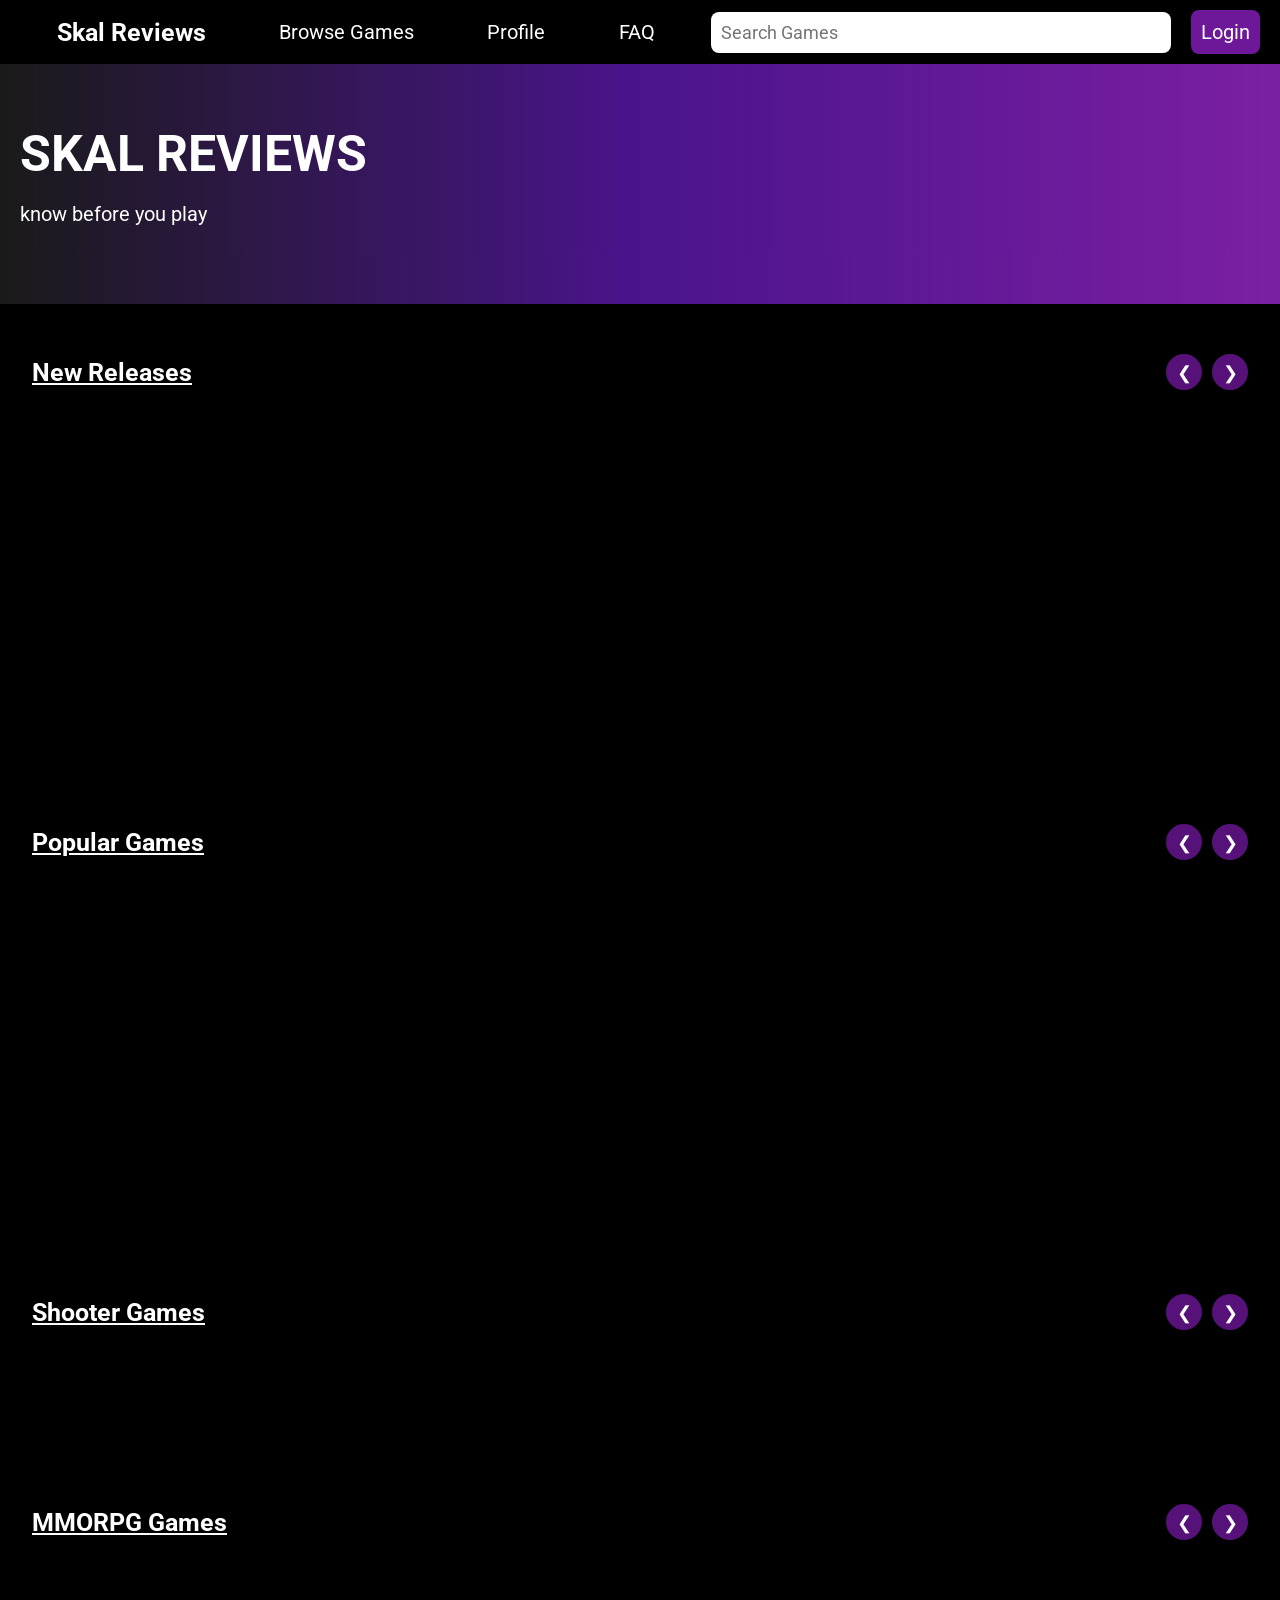
<file: ScaleUp Game Catalouge App/index.html>
<!doctype html>
<html lang="en">
  <head>
    <meta charset="UTF-8" />
    <link
      rel="stylesheet"
      href="https://unpkg.com/boxicons@2.1.4/css/boxicons.min.css"
    />
    <meta name="viewport" content="width=device-width, initial-scale=1.0" />
    <link rel="preconnect" href="https://fonts.googleapis.com" />
    <link rel="preconnect" href="https://fonts.gstatic.com" crossorigin />
    <link
      href="https://fonts.googleapis.com/css2?family=Roboto:ital,wght@0,100..900;1,100..900&display=swap"
      rel="stylesheet"
    />
    <link rel="stylesheet" href="css/indexCss.css" />
    <title>Skal Reviews</title>
  </head>
  <body>
    <nav class="navBar">
      <i class="bx bx-menu" id="menuToggle"></i>

      <div class="navLinks">
        <a href="index.html" class="Logo">Skal Reviews</a>
        <a href="#">Browse Games</a>
        <a href="#">Profile</a>
        <a href="#">FAQ</a>
      </div>

      <input
        type="search"
        name="searchBar"
        id="searchBar"
        placeholder="Search Games"
      />

      <button id="loginBtn"><a href="login.html">Login</a></button>
    </nav>

    <div class="sidebar-overlay" id="sidebarOverlay"></div>

    <!-- Sidebar Menu -->
    <div class="sidebar" id="sidebar">
      <div class="sidebar-header">
        <span>Menu</span>
        <i class="bx bx-x" id="closeSidebar"></i>
      </div>
      <div class="sidebar-links">
        <a href="index.html">Home</a>
        <a href="#">Browse Games</a>
        <a href="#">Profile</a>
        <a href="#">FAQ</a>
      </div>
    </div>

    <section class="hero">
      <p class="heroLogo">SKAL REVIEWS</p>
      <p>know before you play</p>
    </section>

    <main class="mainSection">
      <!-- New Releases Section -->
      <!-- New Releases -->
      <section class="GameSection">
        <div class="section-header">
          <p class="header">New Releases</p>
          <div class="carousel-buttons">
            <button class="carousel-btn" id="newReleasesPrevBtn">❮</button>
            <button class="carousel-btn" id="newReleasesNextBtn">❯</button>
          </div>
        </div>

        <div class="carousel-container">
          <div id="newGamesCards" class="carousel-track"></div>
        </div>
      </section>

      <!-- Most Popular -->
      <section class="GameSection">
        <div class="section-header">
          <p class="header">Popular Games</p>
          <div class="carousel-buttons">
            <button class="carousel-btn" id="popularPrevBtn">❮</button>
            <button class="carousel-btn" id="popularNextBtn">❯</button>
          </div>
        </div>

        <div class="carousel-container">
          <div id="popularGamesCards" class="carousel-track"></div>
        </div>
      </section>

      <!-- Top Shooters -->
      <section class="GameSection">
        <section class="GameSection">
        <div class="section-header">
          <p class="header">Shooter Games</p>
          <div class="carousel-buttons">
            <button class="carousel-btn" id="shooterPrevBtn">❮</button>
            <button class="carousel-btn" id="shooterNextBtn">❯</button>
          </div>
        </div>

        <div class="carousel-container">
          <div id="shooterGamesCards" class="carousel-track"></div>
        </div>
      </section>

      <!-- Top MMORPGs -->
      <section class="GameSection">
        <div class="section-header">
          <p class="header">MMORPG Games</p>
          <div class="carousel-buttons">
            <button class="carousel-btn" id="mmorpgPrevBtn">❮</button>
            <button class="carousel-btn" id="mmorpgNextBtn">❯</button>
          </div>
        </div>

        <div class="carousel-container">
          <div id="mmorpgGamesCards" class="carousel-track"></div>
        </div>
      </section>
    </main>

    <script src="js/index.js"></script>
    <script src="js/GameAPI.js"></script>
  </body>
</html>
</file>
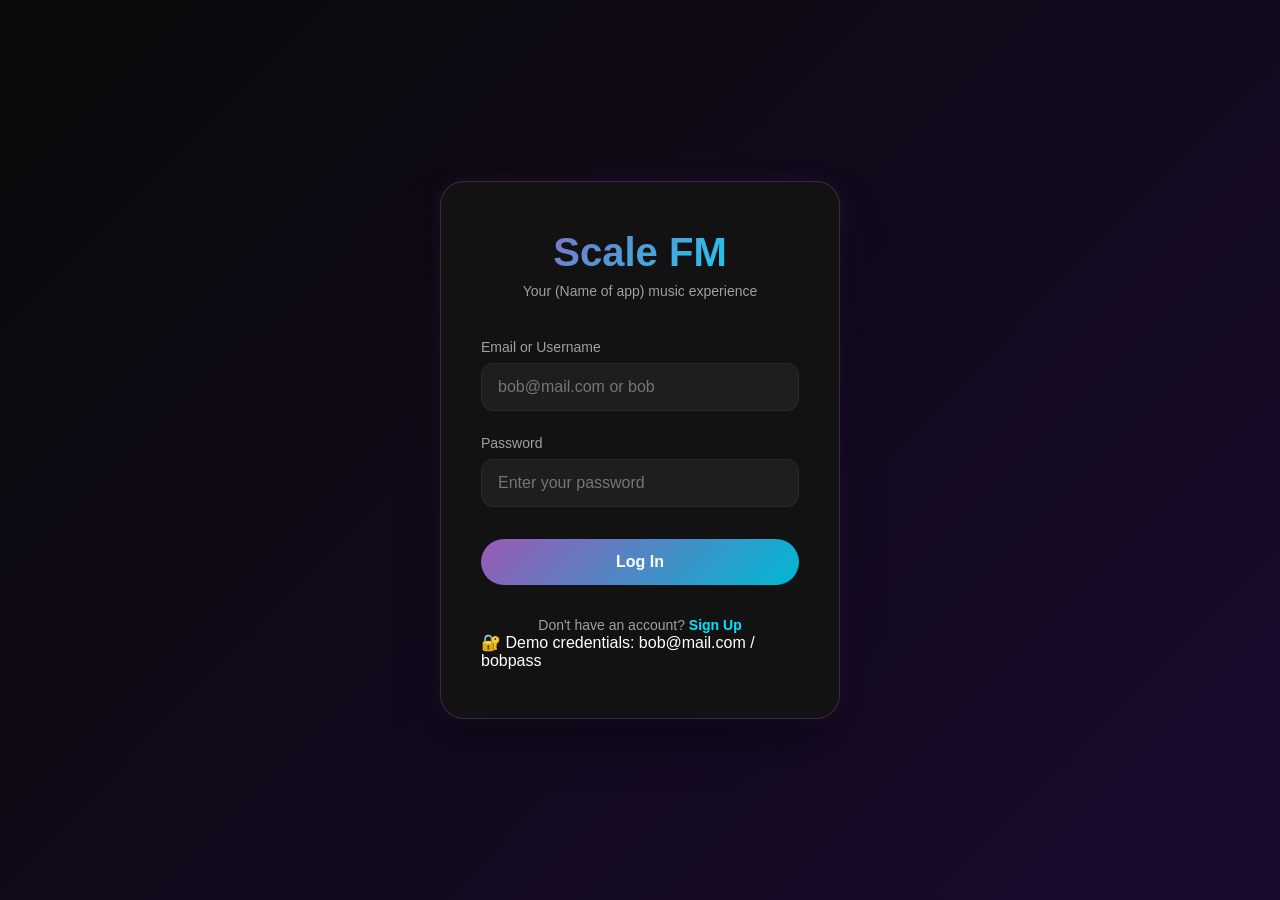
<file: ScaleUp Game Catalouge App/login.html>
<!doctype html>
<html lang="en">
  <head>
    <meta charset="UTF-8" />
    <meta name="viewport" content="width=device-width, initial-scale=1.0" />
    <link rel="stylesheet" href="css/loginCss.css" />
    <title>Spotify App - Login</title>
  </head>
  <body>
    <div class="login-container">
      <div class="login-card">
        <div class="logo">
          <h1>Scale FM</h1>
          <p>Your (Name of app) music experience</p>
        </div>

        <div id="errorMsg" class="error-message"></div>

        <form id="loginForm" onsubmit="return false;">
          <div class="input-group">
            <label>Email or Username</label>
            <input
              type="text"
              id="username"
              placeholder="bob@mail.com or bob"
              autocomplete="off"
            />
          </div>

          <div class="input-group">
            <label>Password</label>
            <input
              type="password"
              id="password"
              placeholder="Enter your password"
            />
          </div>

          <button type="submit" class="btn-login" id="loginBtn">Log In</button>
        </form>

        <div class="signup-link">
          Don't have an account? <a id="showSignup">Sign Up</a>
        </div>

        <div class="demo-hint">
          🔐 Demo credentials: <span>bob@mail.com</span> / <span>bobpass</span>
        </div>
      </div>
    </div>

    <div
      id="signupModal"
      style="
        display: none;
        position: fixed;
        top: 0;
        left: 0;
        width: 100%;
        height: 100%;
        background: rgba(0, 0, 0, 0.8);
        justify-content: center;
        align-items: center;
        z-index: 1000;
      "
    >
      <div
        class="login-card"
        style="max-width: 440px; margin: 20px; position: relative"
      >
        <div
          style="
            position: absolute;
            top: 20px;
            right: 20px;
            cursor: pointer;
            font-size: 24px;
            color: var(--text-secondary);
          "
          id="closeSignup"
        >
          &times;
        </div>
        <div class="logo">
          <h1>Create Account</h1>
          <p>Join Melodify today</p>
        </div>

        <div id="signupError" class="error-message"></div>

        <form id="signupForm" onsubmit="return false;">
          <div class="input-group">
            <label>Username</label>
            <input
              type="text"
              id="signupUsername"
              placeholder="Choose a username"
            />
          </div>
          <div class="input-group">
            <label>Email</label>
            <input type="email" id="signupEmail" placeholder="your@email.com" />
          </div>
          <div class="input-group">
            <label>Password</label>
            <input
              type="password"
              id="signupPassword"
              placeholder="Create a password"
            />
          </div>
          <div class="input-group">
            <label>Account Type</label>
            <select
              id="signupAccountType"
              style="
                width: 100%;
                padding: 14px 16px;
                background: #1e1e1e;
                border: 1px solid #2a2a2a;
                border-radius: 12px;
                color: white;
              "
            >
              <option value="Free">Free</option>
              <option value="Premium">Premium</option>
            </select>
          </div>
          <button type="submit" class="btn-login" id="signupBtn">
            Sign Up
          </button>
        </form>

        <div class="signup-link">
          Already have an account? <a id="showLoginFromSignup">Log In</a>
        </div>
      </div>
    </div>
  </body>
</html>
</file>
<file: ScaleUp Game Catalouge App/css/indexCss.css>
* {
  box-sizing: border-box;
  font-family: Roboto;
  text-decoration: none;
  list-style: none;
  margin: 0;
  a {
    color: white;
  }
}

body {
  background-color: black;
  color: white;
  margin: 0;
}

/*NAVIGATION BAR*/

.navBar {
  display: flex;
  align-items: center;
  gap: 20px;
  padding: 10px 20px;
  color: white;
  background-color: black;
}

.Logo {
  font-size: 25px;
  font-weight: bold;
}

.navLinks {
  display: flex;
  flex: 0.7 1 auto;
  justify-content: space-around;
  font-size: 20px;
  align-items: center;
}

#searchBar {
  flex: 0.5 1 250px;
  padding: 10px;
  font-size: 18px;
  border: none;
  border-radius: 8px;
}

#loginBtn {
  flex: 0 0 auto;
  padding: 10px;
  font-size: 20px;
  color: white;
  border: none;
  border-radius: 8px;
  background-color: rgb(109, 23, 153);
}

/* SIDE BAR CODE*/
#menuToggle {
  display: none;
  font-size: 28px;
  cursor: pointer;
}

.sidebar {
  position: fixed;
  top: 0;
  left: -280px;
  width: 280px;
  height: 100%;
  background: #1a1a1a;
  transition: left 0.3s ease;
  z-index: 1000;
  padding: 20px;
}

.sidebar.active {
  left: 0;
}

.sidebar-header {
  display: flex;
  justify-content: space-between;
  align-items: center;
  color: white;
  font-size: 20px;
  margin-bottom: 30px;
}

.sidebar-header i {
  font-size: 32px;
  cursor: pointer;
}

.sidebar-links {
  display: flex;
  flex-direction: column;
  gap: 20px;
}

.sidebar-links a {
  color: white;
  text-decoration: none;
  font-size: 18px;
}

.sidebar-overlay {
  position: fixed;
  top: 0;
  left: 0;
  width: 100%;
  height: 100%;
  background: rgba(0, 0, 0, 0.5);
  opacity: 0;
  visibility: hidden;
  transition: opacity 0.3s ease;
  z-index: 999;
}

.sidebar-overlay.active {
  opacity: 1;
  visibility: visible;
}

/* Mobile Responsive */
@media (max-width: 1024px) {
  #menuToggle {
    display: block;
  }

  .navLinks {
    display: none;
  }

  .navBar input {
    max-width: 200px;
  }

  #searchBar {
    flex: 1;
    min-width: 0;
    max-width: 100%;
  }

  #loginBtn {
    flex-shrink: 0;
    white-space: nowrap;
  }
}

/*HERO SECTION*/

.hero {
  background-color: lightcoral;
  color: white;
  background: linear-gradient(90deg, #1a1a1a 0%, #4a148c 50%, #7b1fa2 100%);
  padding: 60px 20px;
  font-size: 20px;
  line-height: 3em;
  margin-bottom: 50px;
}

.heroLogo {
  font-size: 50px;
  font-weight: bold;
}

/*NEW GAME RELEASE SECTION*/

.GameSection {
  display: flex;
  flex-direction: column;
  gap: 20px;
  width: 95vw;
  height: 400px;
  margin: auto;
  margin-bottom: 70px;
}

.header {
  font-size: 25px;
  font-weight: bold;
  text-decoration: underline;
}

#newGamesCards,
#popularGamesCards,
#shooterGamesCards,
#mmorpgGamesCard {
  display: flex;
  height: 320px;
  cursor: pointer;
  height: 100%;
}

.newCards {
  flex: 0 0 220px; /* Fixed width for all cards */
  border: 3px solid rgb(109, 23, 153);
  background-color: white;
  display: flex;
  flex-direction: column;
  color: black;
  border-radius: 8px;
  text-align: center;
  justify-content: space-between;
  min-height: 320px;
}

.newCards:hover {
  transform: translateY(-5px);
}

.newImage {
  width: 100%;
  height: 200px;
  border-radius: 5px;
  border-bottom: 5px solid rgb(109, 23, 153);
}

.newName {
  font-size: 20px;
  font-weight: bold;
  text-decoration: underline;
  margin: auto;
  margin-bottom: 10px;
  margin-top: 10px;
}

.newGenre {
  font-weight: bold;
  font-size: 20px;
  margin-bottom: 10px;
}

/* Add these new styles for carousel */

.section-header {
  display: flex;
  justify-content: space-between;
  align-items: center;
  width: 100%;
}

.header {
  margin: 0;
  /* Keep your existing header styles */
}
.carousel-buttons {
  display: flex;
  gap: 10px;
}

.carousel-btn {
  background: rgba(109, 23, 153, 0.8);
  border: none;
  color: white;
  font-size: 18px;
  width: 36px;
  height: 36px;
  border-radius: 50%;
  cursor: pointer;
  display: flex;
  align-items: center;
  justify-content: center;
  transition: background 0.2s;
}

.carousel-btn:hover {
  background: rgb(109, 23, 153);
}

.carousel-container {
  position: relative;
  width: 100%;
}

.carousel-track {
  display: flex;
  gap: 20px;
  overflow-x: auto;
  scroll-behavior: smooth;
  scrollbar-width: none;
  -ms-overflow-style: none;
  padding: 10px 5px;
}

.carousel-track::-webkit-scrollbar {
  display: none;
}

.prev {
  left: 0;
}

.next {
  right: 0;
}

.newCards {
  flex: 0 0 200px;
}

@media (max-width: 768px) {
  .newCards {
    flex: 0 0 160px;
  }

  .carousel-btn {
    width: 32px;
    height: 32px;
    font-size: 18px;
  }
}
</file>
<file: ScaleUp Game Catalouge App/css/loginCss.css>
:root {
  --primary-purple: #9b59b6;
  --primary-purple-dark: #8e44ad;
  --primary-purple-light: #af7ac5;
  --accent-cyan: #00e5ff;
  --accent-cyan-dark: #00b8d4;
  --bg-dark: #0a0a0a;
  --bg-surface: #121212;
  --bg-elevated: #1e1e1e;
  --text-white: #ffffff;
  --text-secondary: #a0a0a0;
  --border: #2a2a2a;
  --error: #ff4444;
}

* {
  margin: 0;
  padding: 0;
  box-sizing: border-box;
}

body {
  font-family:
    -apple-system, BlinkMacSystemFont, "Segoe UI", Roboto, Helvetica, Arial,
    sans-serif;
  background: linear-gradient(135deg, #0a0a0a 0%, #1a0a2e 100%);
  color: var(--text-white);
  min-height: 100vh;
  display: flex;
  justify-content: center;
  align-items: center;
}

.login-container {
  width: 100%;
  max-width: 440px;
  padding: 20px;
}

.login-card {
  background: var(--bg-surface);
  border-radius: 24px;
  padding: 48px 40px;
  border: 1px solid rgba(155, 89, 182, 0.3);
  box-shadow:
    0 25px 50px -12px rgba(0, 0, 0, 0.5),
    0 0 20px rgba(155, 89, 182, 0.1);
}

.logo {
  text-align: center;
  margin-bottom: 40px;
}

.logo h1 {
  background: linear-gradient(
    135deg,
    var(--primary-purple),
    var(--accent-cyan)
  );
  -webkit-background-clip: text;
  background-clip: text;
  color: transparent;
  font-size: 2.5rem;
  font-weight: 800;
  margin-bottom: 8px;
}

.logo p {
  color: var(--text-secondary);
  font-size: 0.875rem;
}

.input-group {
  margin-bottom: 24px;
}

.input-group label {
  display: block;
  margin-bottom: 8px;
  font-size: 0.875rem;
  font-weight: 500;
  color: var(--text-secondary);
}

.input-group input {
  width: 100%;
  padding: 14px 16px;
  background: var(--bg-elevated);
  border: 1px solid var(--border);
  border-radius: 12px;
  color: var(--text-white);
  font-size: 1rem;
  transition: all 0.2s;
}

.input-group input:focus {
  outline: none;
  border-color: var(--primary-purple);
  box-shadow: 0 0 0 2px rgba(155, 89, 182, 0.2);
}

.btn-login {
  width: 100%;
  padding: 14px 24px;
  background: linear-gradient(
    135deg,
    var(--primary-purple),
    var(--accent-cyan-dark)
  );
  border: none;
  border-radius: 40px;
  color: white;
  font-weight: 700;
  font-size: 1rem;
  cursor: pointer;
  transition: all 0.2s;
  margin-top: 8px;
}

.btn-login:hover {
  transform: scale(1.02);
  box-shadow: 0 0 15px rgba(155, 89, 182, 0.4);
}

.signup-link {
  text-align: center;
  margin-top: 32px;
  color: var(--text-secondary);
  font-size: 0.875rem;
}

.signup-link a {
  color: var(--accent-cyan);
  text-decoration: none;
  font-weight: 600;
  cursor: pointer;
}

.signup-link a:hover {
  text-decoration: underline;
}

.error-message {
  background: rgba(255, 68, 68, 0.1);
  border: 1px solid var(--error);
  border-radius: 10px;
  padding: 12px;
  margin-bottom: 24px;
  color: var(--error);
  font-size: 0.875rem;
  text-align: center;
  display: none;
}

.bob-demo {
  text-align: center;
  margin-top: 24px;
  padding-top: 20px;
  border-top: 1px solid var(--border);
  font-size: 0.75rem;
  color: var(--text-secondary);
}

.bob-demo span {
  color: var(--accent-cyan);
  font-family: monospace;
}
</file>
